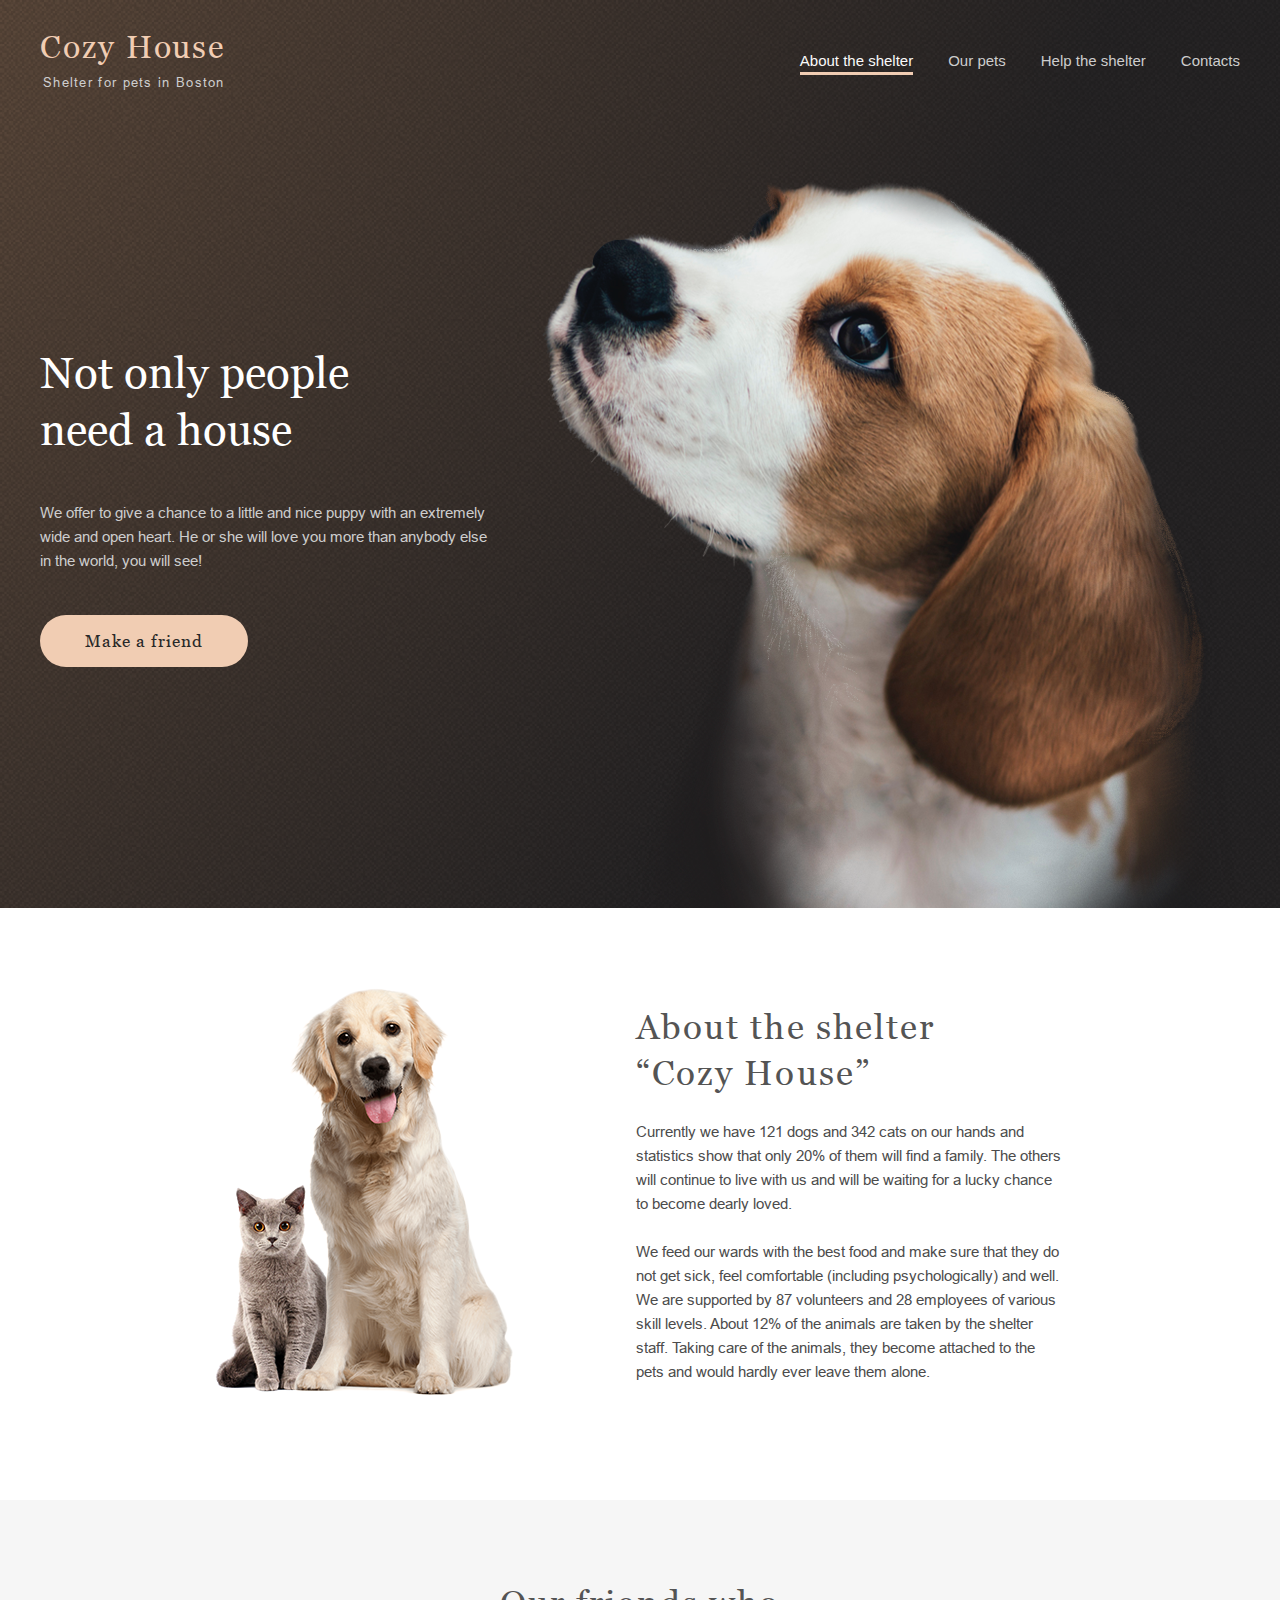
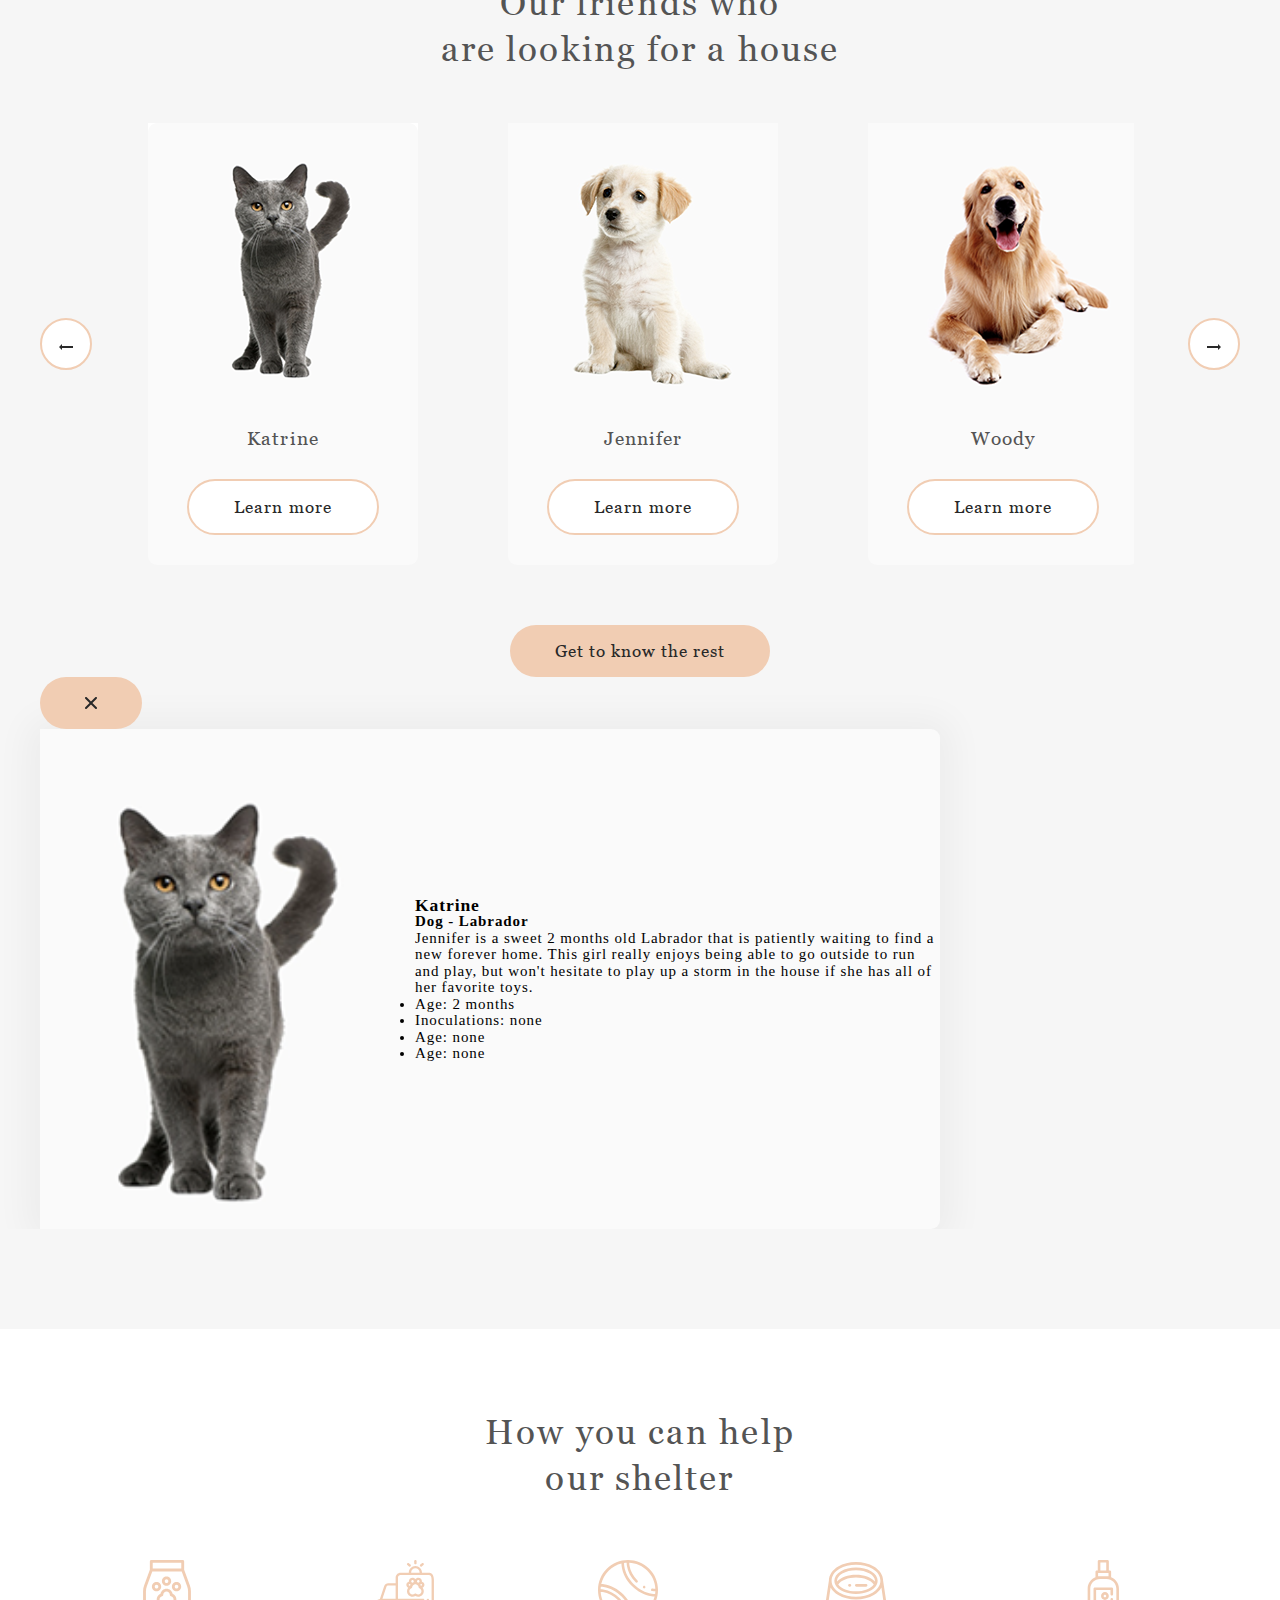
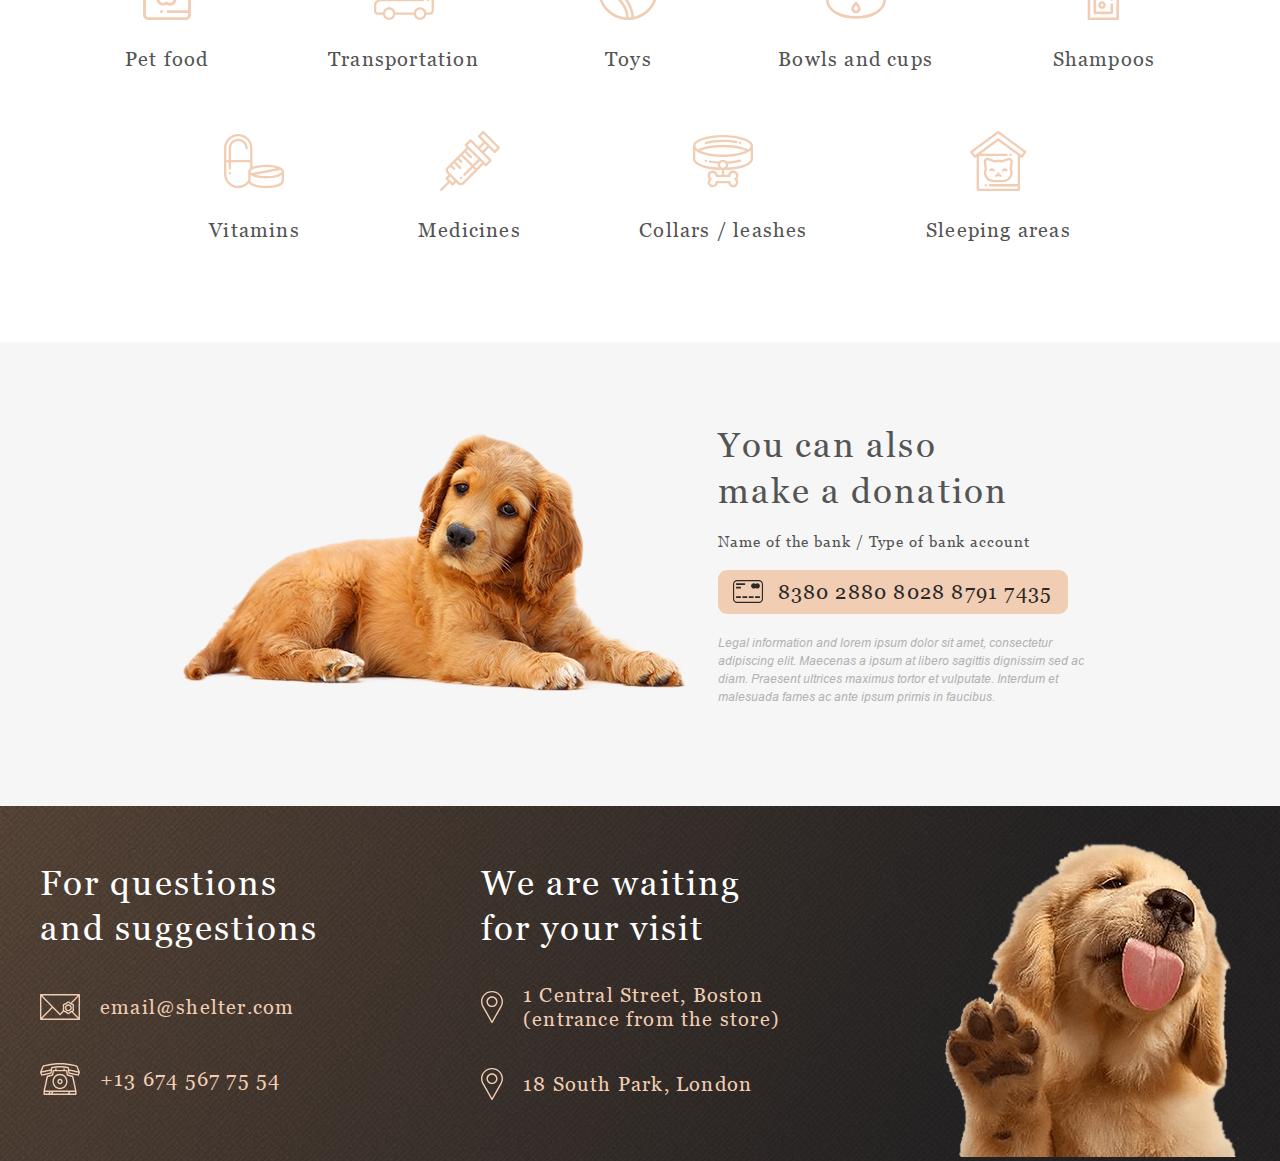
<file: pages/main/index.html>
<!DOCTYPE html>
<html lang="en">
<head>
    <meta charset="UTF-8">
    <meta http-equiv="X-UA-Compatible" content="IE=edge">
    <meta name="viewport" content="width=device-width, initial-scale=1.0">
    <link rel="icon" type="image/png" sizes="32x32" href="../../assets/favicon/favicon.ico">
    <link rel="stylesheet" href="style.css">
    <title>Shelter</title>
</head>
<body>
    <header class="header">
        <div class="wrapper">
            <div class="header_contant">
                <div class="header_contant_logo logo">
                    <a href="#">
                        <h1 class="logo__title">Cozy House</h1>
                        <span class="logo__label">
                            Shelter for pets in Boston
                        </span>
                    </a>
                </div>
                <nav class="header_contant_list_menu list__menu">
                    <ul class="list__menu__items">
                        <li class="list__menu__item"><a class="first" href="#">About the shelter</a></li>
                        <li class="list__menu__item"><a href="../../pages/pets/pets.html">Our pets</a></li>
                        <li class="list__menu__item"><a href="#help">Help the shelter</a></li>
                        <li class="list__menu__item"><a href="#footer">Contacts</a></li>
                    </ul>
                </nav>
                <div class="header_contant_burger burger_menu">
                    <div class="burger_menu_block">
                        <span class="burger_menu_item"></span>
                        <span class="burger_menu_item"></span>
                        <span class="burger_menu_item"></span>
                    </div>
                </div>
                <div class="burger_menu_nav_block">
                    <nav class="header_contant_list_menu list__menu_burger">
                        <ul class="list__menu__items" style="flex-direction: column;">
                            <li class="list__menu__item"><a class="first" href="#">About the shelter</a></li>
                            <li class="list__menu__item"><a href="../../pages/pets/pets.html">Our pets</a></li>
                            <li class="list__menu__item"><a href="#help">Help the shelter</a></li>
                            <li class="list__menu__item"><a href="#footer">Contacts</a></li>
                        </ul>
                    </nav>
                </div>
                <div class="burger_menu_nav_block_background"></div>
            </div>
        </div>
    </header>
    <main>
        <section class="not_only">
            <div class="wrapper">
                <div class="not_only__content">
                    <div class="not_only__content__description description">
                        <h2 class="description__title">Not only people<br>need a house</h2>
                        <p class="description_about">
                            We offer to give a chance to a little and nice puppy with an extremely wide and open heart.
                            He or she will love you more than anybody else in the world, you will see!
                        </p>
                        <div class="description_btn_block">
                            <a href="#our_friends" class="description__btn button">
                                Make a friend
                            </a>
                        </div>
                    </div>
                    <div class="not_only__content__img">
                        <img src="../../assets/images/Not_only/1.png" alt="Paw">
                    </div>
                </div>
            </div>
        </section>
        <section class="about">
            <div class="wrapper">
                <div class="about__content">
                    <div class="about__content__img">
                        <img src="../../assets/images/About/1.png" alt="Cat_And_Dog">
                    </div>
                    <div class="about__content__description about_description">
                        <h2 class="about_description_title">
                            About the shelter<br> “Cozy House”
                        </h2>
                        <p class="about_description_paragraph">
                            Currently we have 121 dogs and 342 cats on our hands and statistics show that only 20% of them will find a family. The others will continue to live with us and will be waiting for a lucky chance to become dearly loved.<br><br>
                            We feed our wards with the best food and make sure that they do not get sick, feel comfortable (including psychologically) and well. We are supported by 87 volunteers and 28 employees of various skill levels. About 12% of the animals are taken by the shelter staff. Taking care of the animals, they become attached to the pets and would hardly ever leave them alone.
                        </p>
                    </div>
                </div>
            </div>
        </section>
        <section class="our_friends" id="our_friends">
            <div class="wrapper">
                <div class="our_friends__content friends">
                    <h2 class="friends__title">
                        Our friends who<br>are looking for a house
                    </h2>
                    <div class="friends__choice">
                        <div class="friends__choice_arrow">
                            <button class="friends__choice_arrow_btn">
                                <img src="../../assets/icons/Our_friends/1.svg" alt="Arrow">
                            </button>
                        </div>
                        <div class="friends__choice_dogs_cont dogs_cont">
                            <div class="dogs_cont_slider">
                                <div class="slider_part" id="item_left">
                                    <div class="dogs_cont_block">
                                        <div class="dogs_cont_block_img">
                                            <img src="../../assets/images/Our_friends/1.png" alt="Cat">
                                        </div>
                                        <h3 class="dogs_cont_block_title">
                                            Katrine
                                        </h3>
                                        <button class="dogs_cont_block_btn">
                                            Learn more
                                        </button>
                                    </div>
                                    <div class="dogs_cont_block" id="middle_block_dog">
                                        <div class="dogs_cont_block_img">
                                            <img src="../../assets/images/Our_friends/2.png" alt="Cat">
                                        </div>
                                        <h3 class="dogs_cont_block_title">
                                            Jennifer
                                        </h3>
                                        <button class="dogs_cont_block_btn">
                                            Learn more
                                        </button>
                                    </div>
                                    <div class="dogs_cont_block" id="last_block_dog">
                                        <div class="dogs_cont_block_img">
                                            <img src="../../assets/images/Our_friends/3.png" alt="Cat">
                                        </div>
                                        <h3 class="dogs_cont_block_title">
                                            Woody
                                        </h3>
                                        <button class="dogs_cont_block_btn">
                                            Learn more
                                        </button>
                                    </div>
                                </div>
                                <div class="slider_part" id="item_main">
                                    <div class="dogs_cont_block">
                                        <div class="dogs_cont_block_img">
                                            <img src="../../assets/images/Our_friends/1.png" alt="Cat">
                                        </div>
                                        <h3 class="dogs_cont_block_title">
                                            Katrine
                                        </h3>
                                        <button class="dogs_cont_block_btn">
                                            Learn more
                                        </button>
                                    </div>
                                    <div class="dogs_cont_block" id="middle_block_dog">
                                        <div class="dogs_cont_block_img">
                                            <img src="../../assets/images/Our_friends/2.png" alt="Cat">
                                        </div>
                                        <h3 class="dogs_cont_block_title">
                                            Jennifer
                                        </h3>
                                        <button class="dogs_cont_block_btn">
                                            Learn more
                                        </button>
                                    </div>
                                    <div class="dogs_cont_block" id="last_block_dog">
                                        <div class="dogs_cont_block_img">
                                            <img src="../../assets/images/Our_friends/3.png" alt="Cat">
                                        </div>
                                        <h3 class="dogs_cont_block_title">
                                            Woody
                                        </h3>
                                        <button class="dogs_cont_block_btn">
                                            Learn more
                                        </button>
                                    </div>
                                </div>
                                <div class="slider_part" id="item_right">
                                    <div class="dogs_cont_block">
                                        <div class="dogs_cont_block_img">
                                            <img src="../../assets/images/Our_friends/3.png" alt="Cat">
                                        </div>
                                        <h3 class="dogs_cont_block_title">
                                            Katrine
                                        </h3>
                                        <button class="dogs_cont_block_btn">
                                            Learn more
                                        </button>
                                    </div>
                                    <div class="dogs_cont_block" id="middle_block_dog">
                                        <div class="dogs_cont_block_img">
                                            <img src="../../assets/images/Our_friends/2.png" alt="Cat">
                                        </div>
                                        <h3 class="dogs_cont_block_title">
                                            Jennifer
                                        </h3>
                                        <button class="dogs_cont_block_btn">
                                            Learn more
                                        </button>
                                    </div>
                                    <div class="dogs_cont_block" id="last_block_dog">
                                        <div class="dogs_cont_block_img">
                                            <img src="../../assets/images/Our_friends/1.png" alt="Cat">
                                        </div>
                                        <h3 class="dogs_cont_block_title">
                                            Woody
                                        </h3>
                                        <button class="dogs_cont_block_btn">
                                            Learn more
                                        </button>
                                    </div>
                                </div>
                            </div>
                        </div>
                        <div class="friends__choice_arrow">
                            <button class="friends__choice_arrow_btn" id="nextButtonSlider">
                                <img src="../../assets/icons/Our_friends/2.svg" alt="Arrow">
                            </button>
                        </div>
                    </div>
                    <div class="friends__choice_arrow arrow_block_under">
                        <button class="friends__choice_arrow_btn" id="choice__arrow_left_btn">
                            <img src="../../assets/icons/Our_friends/1.svg" alt="Arrow">
                        </button>
                        <button class="friends__choice_arrow_btn" id="choice__arrow_right_btn">
                            <img src="../../assets/icons/Our_friends/2.svg" alt="Arrow">
                        </button>
                    </div>
                    <div class="friends__btn_block">
                        <a href="../../pages/pets/pets.html" class="friends__btn button">
                            Get to know the rest
                        </a>
                    </div>
                    <div class="popab_block">
                        <button class="popab_block_close_btn"><img src="../../assets/icons/Our_friends/8.svg" alt="Close"></button>
                        <div class="popab_block_content">
                            <div class="popab_block_content_img"></div>
                            <div class="popab_block_content_text">
                                <h3 class="popab_block_content_text_title">
                                    Katrine
                                </h3>
                                <h4 class="popab_block_content_text_underText" >Dog - Labrador</h4>
                                <p class="popab_block_content_text_parag">
                                    Jennifer is a sweet 2 months old Labrador that is patiently waiting to find a new forever home. This girl really enjoys being able to go outside to run and play, but won't hesitate to play up a storm in the house if she has all of her favorite toys.
                                </p>
                                <ul class="popab_block_content_text_info info_list_dog">
                                    <li><span class="info_list_dog_header">Age: </span><span class="info_list_dog_value">2 months</span></li>
                                    <li><span class="info_list_dog_header">Inoculations:</span><span class="info_list_dog_value"> none</span></li>
                                    <li><span class="info_list_dog_header">Age: </span><span class="info_list_dog_value"> none</span></li>
                                    <li><span class="info_list_dog_header">Age: </span><span class="info_list_dog_value"> none</span></li>
                                </ul>
                            </div>
                        </div>
                    </div>
                </div>
            </div>
        </section>
        <section class="help" id="help">
            <div class="wrapper">
                <div class="help_content">
                    <h2 class="help_title">
                        How you can help<br>our shelter
                    </h2>
                    <div class="help_content_icon_lists icon_lists">
                        <div class="icon_lists_list first_block">
                            <div class="icon_lists_list_item">
                                <img src="../../assets/icons/Help/1.svg" alt="Icon">
                                <h3>Pet food</h3>
                            </div>
                            <div class="icon_lists_list_item">
                                <img src="../../assets/icons/Help/2.svg" alt="Icon">
                                <h3>Transportation</h3>
                            </div>
                            <div class="icon_lists_list_item">
                                <img src="../../assets/icons/Help/3.svg" alt="Icon">
                                <h3>Toys</h3>
                            </div>
                            <div class="icon_lists_list_item">
                                <img src="../../assets/icons/Help/4.svg" alt="Icon">
                                <h3>Bowls and cups</h3>
                            </div>
                            <div class="icon_lists_list_item">
                                <img src="../../assets/icons/Help/5.svg" alt="Icon">
                                <h3>Shampoos</h3>
                            </div>
                        </div>
                        <div class="icon_lists_list second_block">
                            <div class="icon_lists_list_item">
                                <img src="../../assets/icons/Help/6.svg" alt="Icon">
                                <h3>Vitamins</h3>
                            </div>
                            <div class="icon_lists_list_item">
                                <img src="../../assets/icons/Help/7.svg" alt="Icon">
                                <h3>Medicines</h3>
                            </div>
                            <div class="icon_lists_list_item">
                                <img src="../../assets/icons/Help/8.svg" alt="Icon">
                                <h3>Collars / leashes</h3>
                            </div>
                            <div class="icon_lists_list_item">
                                <img src="../../assets/icons/Help/9.svg" alt="Icon">
                                <h3>Sleeping areas</h3>
                            </div>
                        </div>
                    </div>
                    <div class="help_content_adaptive_block">
                        <div class="first_block_help">
                            <div class="icon_lists_list_item">
                                <img src="../../assets/icons/Help/1.svg" alt="Icon">
                                <h3>Pet food</h3>
                            </div>
                            <div class="icon_lists_list_item">
                                <img src="../../assets/icons/Help/2.svg" alt="Icon">
                                <h3>Transportation</h3>
                            </div>
                            <div class="icon_lists_list_item">
                                <img src="../../assets/icons/Help/3.svg" alt="Icon">
                                <h3>Toys</h3>
                            </div>
                        </div>
                        <div class="second_block_help">
                            <div class="icon_lists_list_item">
                                <img src="../../assets/icons/Help/4.svg" alt="Icon">
                                <h3>Bowls and cups</h3>
                            </div>
                            <div class="icon_lists_list_item" style="margin-right: 25px;">
                                <img src="../../assets/icons/Help/5.svg" alt="Icon">
                                <h3>Shampoos</h3>
                            </div>
                            <div class="icon_lists_list_item">
                                <img src="../../assets/icons/Help/6.svg" alt="Icon">
                                <h3>Vitamins</h3>
                            </div>
                        </div>
                        <div class="third_block_help">
                            <div class="icon_lists_list_item">
                                <img src="../../assets/icons/Help/7.svg" alt="Icon">
                                <h3>Medicines</h3>
                            </div>
                            <div class="icon_lists_list_item" style="margin-left: 19px;">
                                <img src="../../assets/icons/Help/8.svg" alt="Icon">
                                <h3>Collars / leashes</h3>
                            </div>
                            <div class="icon_lists_list_item">
                                <img src="../../assets/icons/Help/9.svg" alt="Icon">
                                <h3>Sleeping areas</h3>
                            </div>
                        </div>
                    </div>
                    <div class="help_content_adaptive_block2">
                        <div class="first_block2" style="margin-left: 27px; margin-right: 12px;">
                            <div class="icon_lists_list_item">
                                <img src="../../assets/icons/Help/1.svg" alt="Icon" height="50">
                                <h3>Pet food</h3>
                            </div>
                            <div class="icon_lists_list_item">
                                <img src="../../assets/icons/Help/2.svg" alt="Icon" height="50">
                                <h3>Transportation</h3>
                            </div>
                        </div>
                        <div class="first_block2" style="margin-left: 33px; margin-right: 10px;">
                            <div class="icon_lists_list_item">
                                <img src="../../assets/icons/Help/3.svg" alt="Icon" height="50">
                                <h3>Toys</h3>
                            </div>
                            <div class="icon_lists_list_item">
                                <img src="../../assets/icons/Help/4.svg" alt="Icon" width="50">
                                <h3>Bowls and cups</h3>
                            </div>
                        </div>
                        <div class="first_block2" style="margin-left: 20px; margin-right: 35px;">
                            <div class="icon_lists_list_item">
                                <img src="../../assets/icons/Help/5.svg" alt="Icon" height="50">
                                <h3>Shampoos</h3>
                            </div>
                            <div class="icon_lists_list_item">
                                <img src="../../assets/icons/Help/6.svg" alt="Icon" width="50">
                                <h3>Vitamins</h3>
                            </div>
                        </div>
                        <div class="first_block2" style="margin-left: 22px; margin-right: 7px;">
                            <div class="icon_lists_list_item">
                                <img src="../../assets/icons/Help/7.svg" alt="Icon" height="50">
                                <h3>Medicines</h3>
                            </div>
                            <div class="icon_lists_list_item">
                                <img src="../../assets/icons/Help/8.svg" alt="Icon" width="50">
                                <h3>Collars / leashes</h3>
                            </div>
                        </div>
                        <div class="first_block2" style="margin-left: 6px; margin-bottom: 0;">
                            <div class="icon_lists_list_item">
                                <img src="../../assets/icons/Help/9.svg" alt="Icon" height="50">
                                <h3>Sleeping areas</h3>
                            </div>
                        </div>
                    </div>
                </div>
            </div>
        </section>
        <section class="in_addition">
            <div class="wrapper">
                <div class="in_addition_content">
                    <div class="in_addition_content_img">
                        <img src="../../assets/images/In_addition/1.png" alt="donation_dog">
                    </div>
                    <div class="in_addition_content_description addition_des">
                        <h2 class="addition_des_title">
                            You can also<br>make a donation
                        </h2>
                        <span class="addition_des_label">
                            Name of the bank / Type of bank account
                        </span>
                        <div class="addition_des_card">
                            <img src="../../assets/icons/In_addition/credit-card.svg" alt="Card">
                            <a href="#">
                                <span class="addition_des_card_num">
                                    8380 2880 8028 8791 7435
                                </span>
                            </a>
                        </div>
                        <div class="addition_des_info">
                            <p class="addition_des_info_parag">
                                Legal information and lorem ipsum dolor sit amet, consectetur adipiscing elit. Maecenas a ipsum at libero sagittis dignissim sed ac diam. Praesent ultrices maximus tortor et vulputate. Interdum et malesuada fames ac ante ipsum primis in faucibus.
                            </p>
                        </div>
                    </div>
                </div>
            </div>
        </section>
    </main>
    <footer class="footer" id="footer">
        <div class="wrapper">
            <div class="footer_content">
                <div class="footer_contant_block foot_block">
                    <h2 class="foot_block_title">
                        For questions and suggestions
                    </h2>
                    <div class="foot_block_icon_text" id="foot_block_icon_text_d">
                        <a href="mailto:email@shelter.com">
                            <img src="../../assets/icons/Footer/1.svg" alt="Email">
                            <span class="foot_block_icon_text_label">
                                email@shelter.com
                            </span>
                        </a>
                    </div>
                    <div class="foot_block_icon_text" id="foot_block_icon_text">
                        <a href="tel:+136745677554">
                            <img src="../../assets/icons/Footer/2.svg" alt="Telephone" id="telphone_icon">
                            <span class="foot_block_icon_text_label">
                                +13 674 567 75 54
                            </span>
                        </a>
                    </div>
                </div>
                <div class="footer_contant_block foot_block">
                    <h2 class="foot_block_title">
                        We are waiting for your visit
                    </h2>
                    <div class="foot_block_icon_text" style="margin-top: -8px;">
                        <a href="https://www.google.com.ua/maps/place/%D0%91%D0%BE%D1%81%D1%82%D0%BE%D0%BD,+%D0%9C%D0%B0%D1%81%D1%81%D0%B0%D1%87%D1%83%D1%81%D0%B5%D1%82%D1%81,+%D0%A1%D0%A8%D0%90/@42.3143286,-71.0403234,12z/data=!3m1!4b1!4m6!3m5!1s0x89e3652d0d3d311b:0x787cbf240162e8a0!8m2!3d42.3600825!4d-71.0588801!16zL20vMDFjeF8?hl=ru" target="_blank">
                            <img src="../../assets/icons/Footer/3.svg" alt="Email">
                            <span class="foot_block_icon_text_label">
                                1 Central Street, Boston<br>(entrance from the store)
                            </span>
                        </a>
                    </div>
                    <div class="foot_block_icon_text" style="margin-top: -3px;">
                        <a href="https://www.google.com.ua/maps/place/%D0%9B%D0%BE%D0%BD%D0%B4%D0%BE%D0%BD,+%D0%92%D0%B5%D0%BB%D0%B8%D0%BA%D0%BE%D0%B1%D1%80%D0%B8%D1%82%D0%B0%D0%BD%D0%B8%D1%8F/@51.5285582,-0.2416794,11z/data=!3m1!4b1!4m6!3m5!1s0x47d8a00baf21de75:0x52963a5addd52a99!8m2!3d51.5072178!4d-0.1275862!16zL20vMDRqcGw?hl=ru" target="_blank">
                            <img src="../../assets/icons/Footer/3.svg" alt="Telephone">
                            <span class="foot_block_icon_text_label">
                                18 South Park, London 
                            </span>
                        </a>
                    </div>
                </div>
                <div class="footer_content_img">
                    <img src="../../assets/images/Footer/1.png" alt="Brown_Dog">
                </div>
            </div>
        </div>
    </footer>
    <script src="script.js"></script>
</body>
</html>
</file>
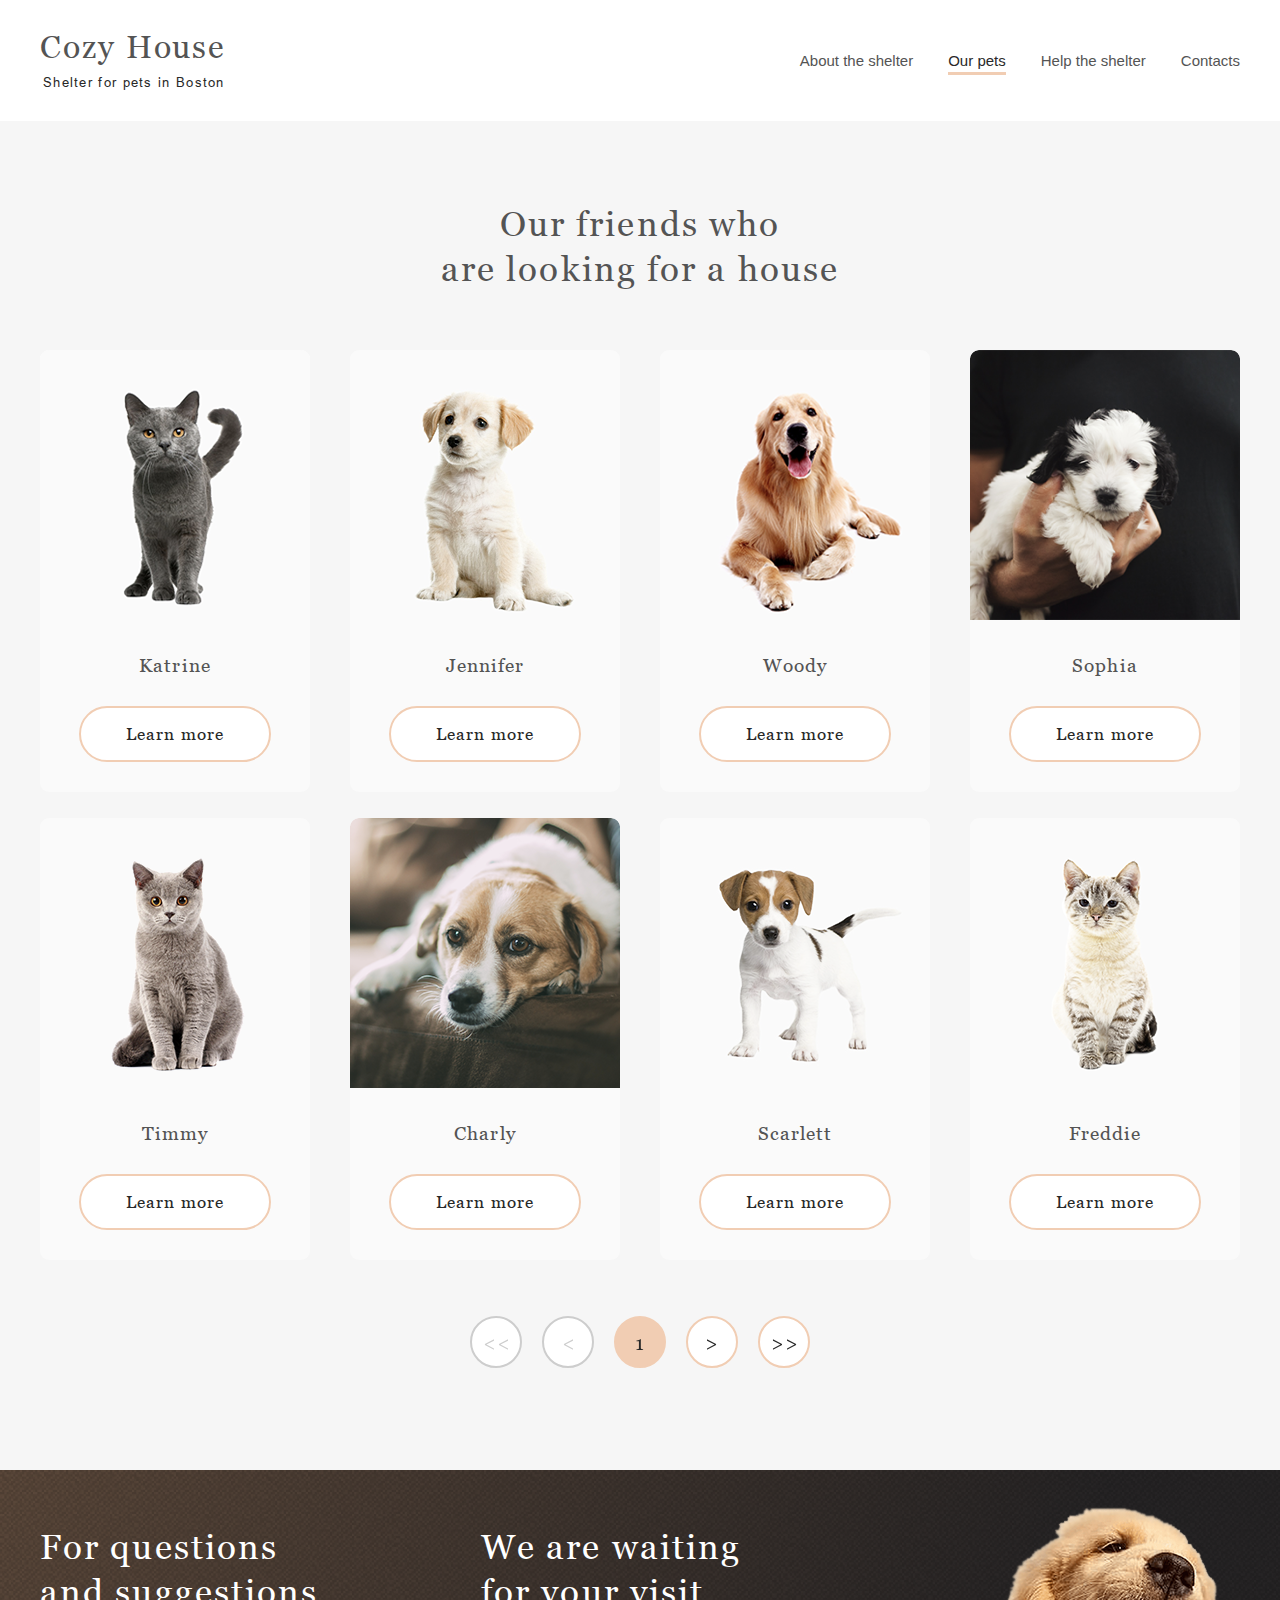
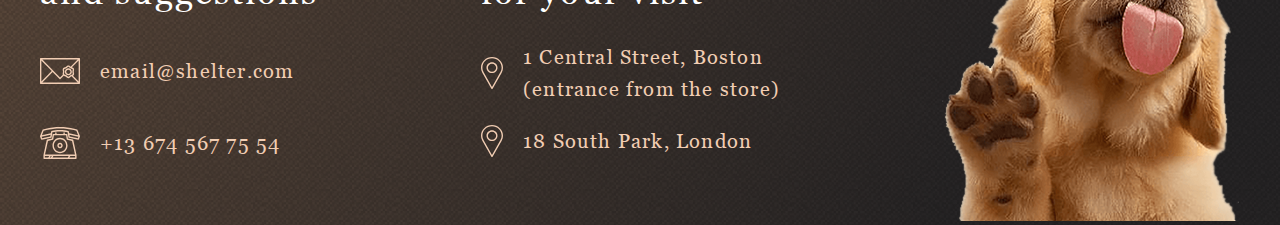
<file: pages/pets/pets.html>
<!DOCTYPE html>
<html lang="en">
<head>
    <meta charset="UTF-8">
    <meta http-equiv="X-UA-Compatible" content="IE=edge">
    <meta name="viewport" content="width=device-width, initial-scale=1.0">
    <link rel="icon" type="image/png" sizes="32x32" href="../../assets/favicon/favicon_s.ico">
    <link rel="stylesheet" href="style.css">
    <title>Shelter</title>
</head>
<body>
    <header class="header">
        <div class="wrapper">
            <div class="header_contant">
                <div class="header_contant_logo logo">
                    <a href="../../pages/main/index.html">
                        <h1 class="logo__title">Cozy House</h1>
                        <span class="logo__label">
                            Shelter for pets in Boston
                        </span>
                    </a>
                </div>
                <nav class="header_contant_list_menu list__menu">
                    <ul class="list__menu__items">
                        <li class="list__menu__item"><a class="first" href="../../pages/main/index.html">About the shelter</a></li>
                        <li class="list__menu__item"><a class="second" href="#">Our pets</a></li>
                        <li class="list__menu__item"><a href="../../pages/main/index.html#help">Help the shelter</a></li>
                        <li class="list__menu__item"><a href="#footer">Contacts</a></li>
                    </ul>
                </nav>
                <div class="header_contant_burger burger_menu">
                    <div class="burger_menu_block">
                        <span class="burger_menu_item"></span>
                        <span class="burger_menu_item"></span>
                        <span class="burger_menu_item"></span>
                    </div>
                </div>
                <div class="burger_menu_nav_block">
                    <nav class="header_contant_list_menu list__menu_burger">
                        <ul class="list__menu__items" style="flex-direction: column;">
                            <li class="list__menu__item"><a class="first" href="../../pages/main/index.html">About the shelter</a></li>
                            <li class="list__menu__item"><a class="second" href="#">Our pets</a></li>
                            <li class="list__menu__item"><a href="../../pages/main/index.html#help">Help the shelter</a></li>
                            <li class="list__menu__item"><a href="#footer">Contacts</a></li>
                        </ul>
                    </nav>
                </div>
                <div class="burger_menu_nav_block_background"></div>
            </div>
        </div>
    </header>
    <main>
        <section class="friends">
            <div class="wrapper">
                <h2 class="friends__title">
                    Our friends who<br>are looking for a house
                </h2>
                <div class="friends_blocks">
                    <div class="friends__items">
                        <div class="dogs_cont_block">
                            <div class="dogs_cont_block_img">
                                <img src="../../assets/images/Our_friends/1.png" alt="Cat">
                            </div>
                            <h3 class="dogs_cont_block_title">
                                Katrine
                            </h3>
                            <button class="dogs_cont_block_btn">
                                Learn more
                            </button>
                        </div>
                        <div class="dogs_cont_block">
                            <div class="dogs_cont_block_img">
                                <img src="../../assets/images/Our_friends/2.png" alt="Cat">
                            </div>
                            <h3 class="dogs_cont_block_title">
                                Jennifer
                            </h3>
                            <button class="dogs_cont_block_btn">
                                Learn more
                            </button>
                        </div>
                        <div class="dogs_cont_block">
                            <div class="dogs_cont_block_img">
                                <img src="../../assets/images/Our_friends/3.png" alt="Cat">
                            </div>
                            <h3 class="dogs_cont_block_title">
                                Woody
                            </h3>
                            <button class="dogs_cont_block_btn">
                                Learn more
                            </button>
                        </div>
                        <div class="dogs_cont_block" id="last_item_friends">
                            <div class="dogs_cont_block_img">
                                <img src="../../assets/images/Our_friends/4.png" alt="Cat">
                            </div>
                            <h3 class="dogs_cont_block_title">
                                Sophia
                            </h3>
                            <button class="dogs_cont_block_btn">
                                Learn more
                            </button>
                        </div>
                    </div>
                    <div class="friends__items">
                        <div class="dogs_cont_block">
                            <div class="dogs_cont_block_img">
                                <img src="../../assets/images/Our_friends/5.png" alt="Cat">
                            </div>
                            <h3 class="dogs_cont_block_title">
                                Timmy
                            </h3>
                            <button class="dogs_cont_block_btn">
                                Learn more
                            </button>
                        </div>
                        <div class="dogs_cont_block">
                            <div class="dogs_cont_block_img">
                                <img src="../../assets/images/Our_friends/6.png" alt="Cat">
                            </div>
                            <h3 class="dogs_cont_block_title">
                                Charly
                            </h3>
                            <button class="dogs_cont_block_btn">
                                Learn more
                            </button>
                        </div>
                        <div class="dogs_cont_block" id="dogs_cont_block_dv">
                            <div class="dogs_cont_block_img">
                                <img src="../../assets/images/Our_friends/7.png" alt="Cat">
                            </div>
                            <h3 class="dogs_cont_block_title">
                                Scarlett
                            </h3>
                            <button class="dogs_cont_block_btn">
                                Learn more
                            </button>
                        </div>
                        <div class="dogs_cont_block" id="dogs_cont_block_da">
                            <div class="dogs_cont_block_img">
                                <img src="../../assets/images/Our_friends/8.png" alt="Cat">
                            </div>
                            <h3 class="dogs_cont_block_title">
                                Freddie
                            </h3>
                            <button class="dogs_cont_block_btn">
                                Learn more
                            </button>
                        </div>
                    </div>
                </div>
                <div class="friends__buttons">
                    <button class="friends__choice_arrow_btn btn_silver">
                        <img src="../../assets/icons/Our_friends/3.svg" alt="Arrow">
                    </button>
                    <button class="friends__choice_arrow_btn btn_silver">
                        <img src="../../assets/icons/Our_friends/4.svg" alt="Arrow">
                    </button>
                    <button class="friends__choice_arrow_btn btn_active">
                        <img src="../../assets/icons/Our_friends/5.svg" alt="Arrow">
                    </button>
                    <button class="friends__choice_arrow_btn">
                        <img src="../../assets/icons/Our_friends/6.svg" alt="Arrow">
                    </button>
                    <button class="friends__choice_arrow_btn">
                        <img src="../../assets/icons/Our_friends/7.svg" alt="Arrow">
                    </button>
                </div>
            </div>
        </section>
    </main>
    <footer class="footer" id="footer">
        <div class="wrapper">
            <div class="footer_content">
                <div class="footer_contant_block foot_block">
                    <h2 class="foot_block_title">
                        For questions and suggestions
                    </h2>
                    <div class="foot_block_icon_text" id="foot_block_icon_text">
                        <a href="mailto:email@shelter.com">
                            <img src="../../assets/icons/Footer/1.svg" alt="Email">
                            <span class="foot_block_icon_text_label">
                                email@shelter.com
                            </span>
                        </a>
                    </div>
                    <div class="foot_block_icon_text" id="foot_block_icon_text_t">
                        <a href="tel:+136745677554">
                            <img src="../../assets/icons/Footer/2.svg" alt="Telephone">
                            <span class="foot_block_icon_text_label">
                                +13 674 567 75 54
                            </span>
                        </a>
                    </div>
                </div>
                <div class="footer_contant_block foot_block" id="foot_block">
                    <h2 class="foot_block_title">
                        We are waiting for your visit
                    </h2>
                    <div class="foot_block_icon_text" id="boston_street">
                        <a href="https://www.google.com.ua/maps/place/%D0%91%D0%BE%D1%81%D1%82%D0%BE%D0%BD,+%D0%9C%D0%B0%D1%81%D1%81%D0%B0%D1%87%D1%83%D1%81%D0%B5%D1%82%D1%81,+%D0%A1%D0%A8%D0%90/@42.3143286,-71.0403234,12z/data=!3m1!4b1!4m6!3m5!1s0x89e3652d0d3d311b:0x787cbf240162e8a0!8m2!3d42.3600825!4d-71.0588801!16zL20vMDFjeF8?hl=ru" target="_blank">
                            <img src="../../assets/icons/Footer/3.svg" alt="Email">
                            <span class="foot_block_icon_text_label">
                                1 Central Street, Boston<br>(entrance from the store)
                            </span>
                        </a>
                    </div>
                    <div class="foot_block_icon_text" id="south_park">
                        <a href="https://www.google.com.ua/maps/place/%D0%9B%D0%BE%D0%BD%D0%B4%D0%BE%D0%BD,+%D0%92%D0%B5%D0%BB%D0%B8%D0%BA%D0%BE%D0%B1%D1%80%D0%B8%D1%82%D0%B0%D0%BD%D0%B8%D1%8F/@51.5285582,-0.2416794,11z/data=!3m1!4b1!4m6!3m5!1s0x47d8a00baf21de75:0x52963a5addd52a99!8m2!3d51.5072178!4d-0.1275862!16zL20vMDRqcGw?hl=ru" target="_blank">
                            <img src="../../assets/icons/Footer/3.svg" alt="Telephone">
                            <span class="foot_block_icon_text_label">
                                18 South Park, London 
                            </span>
                        </a>
                    </div>
                </div>
                <div class="footer_content_img">
                    <img src="../../assets/images/Footer/1.png" alt="Brown_Dog">
                </div>
            </div>
        </div>
    </footer>
    <script src="script.js"></script>
</body>
</html>
</file>
<file: pages/main/style.css>
/* ---LINK---FONTS---------------- */
@font-face {
    font-family: GeorgiaRegular;
    src: url(../../assets/fonts/Georgia/Georgia\ Regular\ font.ttf);
}
@font-face {
    font-family: GeorgiaBold;
    src: url(../../assets/fonts/Georgia/georgia\ bold.ttf);
}
@font-face {
    font-family: ArialRegular;
    src: url(../../assets/fonts/Arial/arial.ttf);
}
@font-face {
    font-family: ArialBold;
    src: url(../../assets/fonts/Arial/arialbd.ttf);
}
@font-face {
    font-family: ArialItalic;
    src: url(../../assets/fonts/Arial/ariali.ttf);
}
* {
    padding: 0;
    margin: 0;
}
html {
    scroll-behavior: smooth;
}
body {
    font-family: ArialRegular;
    color: #545454;
    font-weight: 400;
}
.wrapper {
    max-width: 1200px;
    margin: 0 auto;
    padding: 0 40px;
    overflow: hidden;
}
a {
    text-decoration: none;
    color: #292929;
}
header a {
    font-family: 'Arial';
    font-style: normal;
    font-weight: 400;
    font-size: 15px;
    line-height: 160%;
    color: #CDCDCD;
    transition: all .6s ease;
}
header a:hover {
    color: #FAFAFA;
}
h2,h1 {
    font-weight: 400;
    font-family: GeorgiaRegular;
    font-size: 35px;
}
button, .button {
    font-family: GeorgiaRegular;
    font-style: normal;
    font-weight: 400;
    padding: 15px 45px;
    background: #F1CDB3;
    border-radius: 100px;
    font-size: 17px;
    line-height: 130%;
    letter-spacing: 0.06em;
    color: #292929;
    border: none;
    cursor: pointer;
    display: inline-block;
    transition: all .6s ease;
}
button:hover,.button:hover {
    background: #FDDCC4;
}
section {
    padding: 80px 0px 100px 0px;
}
/* ---HEADER-------------------- */
.header {
    margin-top: 29px;
    position: absolute;
    left: 0;
    right: 0;
    color: #fff;
}
.header a {
    line-height: 130%;
}
.header_contant {
    display: flex;
    justify-content: space-between;
    align-items: center;
}
.header_contant_logo {
}
.logo {
}
.logo__title {
    font-size: 32px;
    line-height: 110%;
    letter-spacing: 0.06em;
    color: #F1CDB3;
    margin-bottom: 8px;
}
.logo__label {
    font-family: ArialRegular;
    font-style: normal;
    font-weight: 400;
    font-size: 13px;
    line-height: 15px;
    letter-spacing: 0.1em;
    padding-left: 3px;
}
.header_contant_list_menu {
}
.list__menu {
}
.list__menu__items {
    display: flex;
}
.list__menu__item {
    list-style: none;
}
.list__menu__item:not(:last-child) {
    padding-right: 35px;
}
.list__menu__item .first {
    border-bottom: 3px solid #F1CDB3;
    padding-bottom: 3px;
    color: #FAFAFA;
}
.burger_menu {
    display: none;
}
.burger_menu_block {
    display: flex;
    flex-direction: column;
    justify-content: space-between;
    width: 30px;
    height: 25px;
    position: absolute;
    right: 20px;
    top: 18px;
    z-index: 20;
    transition: all .6s ease;
}
.burger_menu_block_active {
    padding: 1px 0;
    transform: rotate(90deg);
}
.burger_menu_item {
    background: #F1CDB3;
    height: 2px;
    display: block;
    width: 100%;
    margin: 2px 0;
}
/* ---BURGER__BLOCK--PROPERTY----- */
.burger_menu_nav_block {
    background: #292929;
    position: absolute;
    top: -28px;
    right: 0;
    height: 100vh;
    width: 0px;
    text-align: center;
    padding-top: 140px;
    z-index: 15;
    overflow: hidden;
    opacity: 0;
    transition: all .6s ease;
}
.burger_menu_nav_block__active {
    opacity: 1;
    width: 320px;
}
.list__menu_burger .list__menu__items {
    gap: 40px;
}
.list__menu_burger .list__menu__item {
    padding-right: 0;
}
.burger_menu_nav_block_background {
    position: absolute;
    height: 100vh;
    width: 100%;
    background: #000;
    top: -29px;
    left: 0;
    opacity: 0.5;
    display: none;
}
.burger_menu_nav_block_background_active {
    display: block;
}
@media (max-width: 768px) {
    .wrapper {
        padding: 0 30px;
    }
}
@media (max-width: 765px) {    
    .header_contant_list_menu:not(:last-child) {
        display: none;
    }
    .burger_menu {
        display: block;
    }
}
@media (max-width: 325px) {
    .wrapper {
        padding: 0 20px;
    }
}
/* ---NOT--ONLY------------------------ */
.not_only {
    padding-top: 180px;
    padding-bottom: 0;
    background: url('../../assets/images/Not_only/2.png');
    background-repeat: no-repeat;
    background-size: cover;
    overflow: hidden;
    height: 728px;
}
.not_only h2 {
    color: #fff;
}
.not_only__content {
    display: flex;
    justify-content: space-between;
    align-items: center;
}
.not_only__content__description {
    max-width: 460px;
    margin-top: -81px;
}
.description {
}
.description__title {
    font-size: 44px;
    line-height: 130%;
    font-weight: 400;
}
.description_about {
    font-family: ArialRegular;
    font-style: normal;
    font-weight: 400;
    font-size: 15px;
    line-height: 160%;
    color: #CDCDCD;
    margin: 42px 0;
}
.description__btn {
}
.not_only__content__img {
}
@media (max-width: 1085px) {
    .not_only {
        height: inherit;
        padding-top: 152px;
    }
    .not_only__content {
        flex-direction: column;
    }
    .not_only__content__description {
        margin-top: 0;
        margin-bottom: 100px;
    }
    .description_btn_block {
        text-align: center;
    }
    .not_only__content__img {
        text-align: right;
        width: 100%;
    }
    .not_only__content__img img {
        max-width: 80%;
    }
}
@media (max-width: 400px) {
    .not_only {
        height: 662px;
    }
    .not_only .wrapper {
        padding: 0 14px;
    }
    .description__title {
        font-size: 25px;
        text-align: center;
        letter-spacing: 0.06em;
    }
    .description_about {
        text-align: center;
    }
    .not_only__content__img img {
        max-width: 87%;
    }
}

/* ---ABOUT--------------------*/
.about {
    padding: 80px 0px 100px 0px;
    background: #fff;
}
.about__content {
    display: flex;
    justify-content: space-around;
    align-items: center;
}
.about__content__img {
}
.about_description {
    max-width: 430px;
    margin-left: -227px
}
.about_description_title {
    font-size: 35px;
    line-height: 130%;
    margin-bottom: 25px;
    letter-spacing: 0.06em;
}
.about_description_paragraph {
    font-size: 15px;
    line-height: 160%;
    color: #4C4C4C;
}
@media (max-width: 1040px) {
    .about {
        padding: 79px 0px 94px 0px;
    }
    .about__content {
        flex-direction: column-reverse;
        gap: 80px;
    }
    .about_description {
        margin: 0 auto;
    }
}
@media (max-width: 400px) {
    .about {
        padding: 50px 0px 37px 0px;
    }
    .about .wrapper {
        padding: 0 24px;
    }
    .about__content {
        gap: 40px;
    }
    .about_description_title {
        font-size: 25px;
        text-align: center;
    }
    .about_description_paragraph {
        text-align: justify;
}
    .about__content__img img {
        max-width: 260px;
    }
}
/* ---OUR--FRIENDS-------------------- */
.our_friends {
    background: #F6F6F6;
}
.our_friends svg {
    cursor: pointer;
}
.wrapper {
}
.our_friends__content {
}
.friends {
}
.friends__title {
    text-align: center;
    font-size: 35px;
    line-height: 130%;
    margin-bottom: 52px;
    letter-spacing: 0.06em;
}
.friends__choice {
    display: flex;
    justify-content: space-between;
    align-items: center;
}
.friends__choice_arrow {
}
.friends__choice_arrow_btn {
    width: 52px;
    height: 52px;
    padding: 0;
    border: 2px solid #F1CDB3;
    border-radius: 100%;
    text-align: center;
    background: #fff;
    padding-bottom: 1px;
}
.dogs_cont {
    width: 988px;
    overflow: hidden;
}
.dogs_cont_slider, .slider_part {
    display: flex;
    justify-content: space-between;
}
.dogs_cont_slider {
    position: relative;
    right: 1078px;
}
.dogs_cont_block {
    background: #FAFAFA;
    max-width: 270px;
    border-radius: 9px;
    text-align: center;
    padding-bottom: 30px;
    font-family: GeorgiaRegular;
    font-weight: 400;
    cursor: pointer;
    transition: all .6s ease;
    margin-right: 90px;
}
.dogs_cont_block:hover {
    background: #fff;
    box-shadow: 0px 2px 35px 14px rgba(13, 13, 13, 0.04);
}
.dogs_cont_block:hover button {
    background: #FDDCC4;
}
.dogs_cont_block h3 {
    font-weight: 400;
}
.dogs_cont_block_title {
    margin-top: 30px;
    margin-bottom: 30px;
    letter-spacing: 0.06em;
    
}
.dogs_cont_block_btn {
    padding: 15px 45px;
    border: 2px solid #F1CDB3;
    border-radius: 100px;
    color: #292929;
    background: #fff;
}
.friends__btn_block {
    text-align: center;
    margin-top: 60px;
}
.arrow_block_under {
    display: none;
}
.popab_block {
    font-size: 15px;
    font-family: 'Georgia';
    font-style: normal;
    font-weight: 400;
    line-height: 110%;
    letter-spacing: 0.06em;
    color: #000000;

}
.popab_block_close_btn {
}
.popab_block_content {
    display: flex;
    box-shadow: 0px 2px 35px 14px rgba(13, 13, 13, 0.04);
    background: #FAFAFA;
    border-radius: 9px;
    gap: 29px;
    width: 900px;
    align-items: center;
}
.popab_block_content_img {
    background: url(../../assets/images/Our_friends/1.png);
    height: 500px;
    width: 1100px;
    background-repeat: no-repeat;
    background-size: cover;
    background-position: center center;
}
.popab_block_content_text {
}
.popab_block_content_text_title {
}
.popab_block_content_text_underText {
}
.popab_block_content_text_parag {
}
.popab_block_content_text_info {
}
.info_list_dog {
}
.info_list_dog_header {
}
.info_list_dog_value {
}
@media (max-width: 1200px) {
    .dogs_cont {
        justify-content: space-around;
        width: 640px;
    }
}
@media (max-width: 1050px) {
    /* #last_block_dog {
        display: none;
    } */
}
@media (max-width: 853px) {
    .dogs_cont {
        width: 269px;
    }
}
@media (max-width: 750px) {
    /* #middle_block_dog {
        display: none;
    } */
}
@media (max-width: 470px) {
    .our_friends {
        padding: 42px 0px 42px 0px;
    }
    .our_friends .wrapper {
        padding: 0 17px;
    }
    .dogs_cont_block {
        padding-bottom: 25px;
    }
    .friends__btn_block {
        margin-top: 44px;
    }
    .friends__title {
        font-size: 25px;
        margin-bottom: 41px;
    }
    .friends__choice {
        justify-content: center;
    }
    .friends__choice_arrow {
        display: none;
    }
    .arrow_block_under {
        display: block;
        margin-top: 20px;
        justify-content: center;
        gap: 80px;
        display: flex;
    }
}
/* ---HELP---------------------- */
.help {
}
.help_content {
}
.help_title {
 text-align: center;
 letter-spacing: 0.06em;
 line-height: 130%;  
}
.help_content_icon_lists {
}
.icon_lists {
}
.icon_lists_list {
    display: flex;
    justify-content: space-around;
    margin-top: 60px;
}
.icon_lists_list_item {
    text-align: center;
}
.icon_lists_list_item h3 {
    font-weight: 400;
    font-family: GeorgiaRegular;
    margin-top: 23px;
    font-size: 20px;
    letter-spacing: 0.06em;
}
.first_block {
    padding: 0px 25px;
}
.second_block {
    padding: 0px 110px;
}
.help_content_adaptive_block{
    max-width: 630px;
    margin: 0 auto;
    margin-top: 60px;
    display: none;
}
.first_block_help, .second_block_help, .third_block_help {
    display: flex;
    justify-content: space-between;
    margin-bottom: 58px;
}
.third_block_help {
    margin-bottom: 0;
}
.first_block_help {
    margin-left: 41px;
    margin-right: 57px;
}
.second_block_help {
    margin-right: 40px;
    margin-left: 6px;
}
.third_block_help {
    margin-left: 34px;
    margin-right: 12px;
}
.help_content_adaptive_block2 {
    display: none;
    width: 290px;
    margin: 0 auto;
    padding-top: 42px;
}
.first_block2 {
    display: flex;
    justify-content: space-between;
    margin-bottom: 22px;
}
.first_block2 h3 {
    font-size: 15px;
}
@media (max-width: 900px) {
    .help {
        padding: 80px 0px 105px 0px
    }
    .icon_lists {
        display: none;
    }
    .help_content_adaptive_block {
        display: block;
    } 
}
@media (max-width: 565px) {
    .help_content_adaptive_block {
        display: none;
    }
    .help_content_adaptive_block2 {
        display: block;
    }
}
@media (max-width: 400px) {
    .help {
        padding: 42px 0px 39px 0px;
    }
    .help_title {
        font-size: 25px;
    }
}
/* ---IN---ADDITION------------------ */
.in_addition {
    background: #F6F6F6;
}
.in_addition_content {
    display: flex;
    gap: 30px;
    align-items: center;
    justify-content: center;
}
.in_addition_content_img {
}
.in_addition_content_description {
    max-width: 380px;
}
.addition_des {
}
.addition_des_title {
    letter-spacing: 0.06em;
    margin-bottom: 20px;
    line-height: 130%;
}
.addition_des_label {
    line-height: 110%;
    letter-spacing: 0.06em;
    font-size: 15px;
    font-weight: 400;
    font-family: GeorgiaRegular;
    padding-bottom: 20px;
    display: block;
}
.addition_des_card {
    background: #F1CDB3;
    border-radius: 9px;
    padding: 10px 15px;
    display: flex;
    align-items: center;
    gap: 15px;
    font-weight: 400;
    font-family: GeorgiaRegular;
    font-size: 20px;
    margin-bottom: 20px;
    letter-spacing: 0.06em;
    max-width: 350px;
    box-sizing: border-box;
}
.addition_des_card_num {
}
.addition_des_info {
}
.addition_des_info_parag {
    font-size: 12px;
    line-height: 18px;
    color: #B2B2B2;
    font-family: ArialItalic;
}
@media (max-width: 970px) {
    .in_addition {
        padding: 80px 0px 96px 0px;
    }
    .in_addition_content {
        flex-direction: column-reverse;
        gap: 60px;
    }
    .in_addition_content_img img {
        max-width: 100%;
    }
}
@media (max-width: 425px) {
    .in_addition {
        padding: 42px 0px 36px 0px;
    }
    .in_addition_content {
        gap: 40px;
    }
    .addition_des_title {
        font-size: 25px;
        text-align: center;
    }
    .addition_des_label {
        letter-spacing: 0;
        padding-bottom: 26px;
    }
    .addition_des_card {
        font-size: 15px;
        max-width: 281px;
        line-height: 110%;
        padding: 10px 14px;
    }
    .in_addition_content_img img {
        max-width: 270px;
    }
}
/* ---FOOTER----------------------- */
.footer {
    background: url('../../assets/images/Not_only/2.png');
    background-repeat: no-repeat;
    background-size: cover;
    color: #F1CDB3;
}
.footer h2 {
    color: #fff;
    font-weight: 400;
    letter-spacing: 0.06em;
    line-height: 130%;
    max-width: 280px;
}
.footer_content {
    display: flex;
    justify-content: space-between;
    flex-wrap: wrap;
}
.footer_contant_block {
    margin-top: 54px;
}
.foot_block {
}
.foot_block_title {
}
.foot_block_icon_text a {
    display: flex;
    align-items: center;
    gap: 20px;
    font-weight: 400;
    font-family: GeorgiaRegular;
    font-size: 20px;
    margin-top: 40px;
    color: #F1CDB3;
    transition: all .6s ease;
}
.foot_block_icon_text a:hover {
    color: #f5f5f5;
}
.foot_block_icon_text_label {
    letter-spacing: 0.06em;
}
.footer_content_img img {
    margin-top: 36px;
}
@media (max-width: 1039px) {
    .foot_block:not(:first-child) {
        margin-left: 40px;
    }
    .footer_content_img {
        width: 100%;
        text-align: center;
    }
}
@media (max-width: 992px) {
   .footer .wrapper {
        padding: 0 65px;
    }
    .footer_contant_block {
        margin-top: 30px;
    }
    .footer_content_img img {
        margin-top: 56px;
    }
}
@media (max-width: 744px) {
    .footer_content {
        justify-content: center;
    }
}
@media (max-width: 475px) {
    .footer .wrapper {
        padding: 0 10px;
    }
     .foot_block:not(:first-child) {
        margin-left: 0px;
    }
    .footer h2 {
        font-size: 25px;
        text-align: center;
    }
    .footer_content_img img {
        max-width: 260px;
    }
}
@media (max-width: 330px) {
    #foot_block_icon_text_d a {
        margin-left: 13px;
    }
    .foot_block:nth-child(2) {
        margin-top: 39px;
    }
    .footer_content_img img {
        margin-top: 47px;
    }
}
</file>
<file: pages/pets/style.css>
/* ---LINK---FONTS---------------- */
@font-face {
    font-family: GeorgiaRegular;
    src: url(../../assets/fonts/Georgia/Georgia\ Regular\ font.ttf);
}
@font-face {
    font-family: GeorgiaBold;
    src: url(../../assets/fonts/Georgia/georgia\ bold.ttf);
}
@font-face {
    font-family: ArialRegular;
    src: url(../../assets/fonts/Arial/arial.ttf);
}
@font-face {
    font-family: ArialBold;
    src: url(../../assets/fonts/Arial/arialbd.ttf);
}
@font-face {
    font-family: ArialItalic;
    src: url(../../assets/fonts/Arial/ariali.ttf);
}
* {
    padding: 0;
    margin: 0;
}
html {
    scroll-behavior: smooth;
}
body {
    font-family: ArialRegular;
    color: #545454;
    font-weight: 400;
    background: #F6F6F6;
}
.wrapper {
    max-width: 1200px;
    margin: 0 auto;
    padding: 0 40px;
    overflow: hidden;
}
a {
    text-decoration: none;
    font-family: 'Arial';
    font-style: normal;
    font-weight: 400;
    font-size: 15px;
    line-height: 160%;
    color: #545454;
    transition: all .6s ease;
}
a:hover {
    color: #292929;
}
h2,h1 {
    font-weight: 400;
    font-family: GeorgiaRegular;
    font-size: 35px;
}
button {
    font-family: GeorgiaRegular;
    font-style: normal;
    font-weight: 400;
    padding: 15px 45px;
    background: #F1CDB3;
    border-radius: 100px;
    font-size: 17px;
    line-height: 130%;
    letter-spacing: 0.06em;
    color: #292929;
    border: none;
    cursor: pointer;
    transition: all .6s ease;
}
button:hover {
    background: #FDDCC4;
}
/* ---HEADER-------------------- */
.header {
    padding: 29px 0px;
    color: #fff;
    background: #FFFFFF;
}
.header a {
    line-height: 130%;
}
.header_contant {
    display: flex;
    justify-content: space-between;
    align-items: center;
}
.header_contant_logo {
}
.logo {
}
.logo__title {
    font-size: 32px;
    line-height: 110%;
    letter-spacing: 0.06em;
    color: #545454;
    margin-bottom: 8px;
}
.logo__label {
    font-family: ArialRegular;
    font-style: normal;
    font-weight: 400;
    font-size: 13px;
    line-height: 15px;
    letter-spacing: 0.1em;
    padding-left: 3px;
    color: #292929;
}
.header_contant_list_menu {
}
.list__menu {
}
.list__menu__items {
    display: flex;
}
.list__menu__item {
    list-style: none;
}
.list__menu__item:not(:last-child) {
    padding-right: 35px;
}
.list__menu__item .second {
    border-bottom: 3px solid #F1CDB3;
    padding-bottom: 3px;
    color: #292929;
}
.burger_menu {
    display: none;
}
.burger_menu_block {
    display: flex;
    flex-direction: column;
    justify-content: space-between;
    width: 30px;
    height: 25px;
    position: absolute;
    right: 20px;
    top: 47px;
    z-index: 20;
    transition: all .6s ease;
}
.burger_menu_block_active {
    padding: 1px 0;
    transform: rotate(90deg);
}
.burger_menu_item {
    background: #000;
    height: 2px;
    display: block;
    width: 100%;
    margin: 2px 0;
}
/* ---BURGER__BLOCK--PROPERTY----- */
.burger_menu_nav_block {
    background: #fff;
    position: absolute;
    top: 0;
    right: 0;
    height: 100vh;
    width: 0px;
    text-align: center;
    padding-top: 140px;
    z-index: 15;
    overflow: hidden;
    opacity: 0;
    box-sizing: border-box;
    transition: all .6s ease;
}
.burger_menu_nav_block__active {
    opacity: 1;
    width: 320px;
}
.list__menu_burger .list__menu__items {
    gap: 40px;
}
.list__menu_burger .list__menu__item {
    padding-right: 0;
}
.burger_menu_nav_block_background {
    position: absolute;
    height: 100vh;
    width: 100%;
    background: #000;
    top: 0;
    left: 0;
    opacity: 0.5;
    display: none;
}
.burger_menu_nav_block_background_active {
    display: block;
}
@media (max-width: 768px) {
    .wrapper {
        padding: 0 30px;
    }
}
@media (max-width: 765px) {    
    .header_contant_list_menu:not(:last-child) {
        display: none;
    }
    .burger_menu {
        display: block;
    }
}
@media (max-width: 325px) {
    .wrapper {
        padding: 0 20px;
    }
}
/*---FRIENDS-------------  */
    .friends {
        padding: 80px 0px 102px 0px;
    }
    .friends__title {
        text-align: center;
        letter-spacing: 0.06em;
        margin-bottom: 58px;
        line-height: 130%;
    }
    .friends_blocks {
    }
    .friends__items {
        display: flex;
        justify-content: space-between;
        flex-wrap: wrap;
        align-items: center;
        margin-bottom: 26px;
    }
    .friends__choice_arrow_btn {
        width: 52px;
        height: 52px;
        padding: 0;
        border: 2px solid #F1CDB3;
        border-radius: 100%;
        text-align: center;
        background: #fff;
        padding-top: 4px;
    }
    .btn_active {
        background: #F1CDB3;
    }
    .btn_silver {
        border: 2px solid #CDCDCD;
        cursor: no-drop;
        transition: all .6s ease;
    }
    .btn_silver:hover {
        background: #fff
    }
    .dogs_cont_block {
        background: #FAFAFA;
        max-width: 270px;
        border-radius: 9px;
        overflow: hidden;
        text-align: center;
        padding-bottom: 30px;
        font-family: GeorgiaRegular;
        font-weight: 400;
        cursor: pointer;
        transition: all .6s ease;
    }
    .dogs_cont_block:hover {
        transform: scale(1.1);
        background: #fff;
        box-shadow: 0px 2px 35px 14px rgba(13, 13, 13, 0.04);
    }
    .dogs_cont_block:hover button {
        background: #FDDCC4;
    }
    .dogs_cont_block h3 {
        font-weight: 400;
        letter-spacing: 0.06em;
    }
    .dogs_cont_block_title {
        margin-top: 30px;
        margin-bottom: 30px;
        letter-spacing: 0.06em;
    }
    .dogs_cont_block_btn {
        padding: 15px 45px;
        border: 2px solid #F1CDB3;
        border-radius: 100px;
        color: #292929;
        background: #fff;
    }
    .friends__buttons {
        text-align: center;
        margin-top: 56px;
        display: flex;
        gap: 20px;
        justify-content: center;
    }
    @media (max-width: 770px) {
        .friends {
            padding: 80px 0px 77px 0px;
        }
        .friends__title {
            margin-bottom: 28px;
        }
        .dogs_cont_block {
            margin-bottom: 26px;
        }
        .friends__items {
            margin-bottom: 0;
            padding: 0px 64px;
        }
        #dogs_cont_block_dv {
            display: none;
        }
        #dogs_cont_block_da {
            display: none;
        }
        .friends__buttons {
            margin-top: 9px;
        }
    }
    @media (max-width: 728px) {
        .friends__items {
            flex-direction: column;
            justify-content: center;
        }
    }
    @media (max-width: 470px) {
        .friends .wrapper {
            padding: 0 15px;
        }
        .friends {
            padding: 42px 0px 46px 0px;
        }
        .friends__title {
            font-size: 25px;
            margin-bottom: 39px;
            width: 100%;
        }
        .friends__items {
            padding: 0;
        }
        .friends__items:last-child {
            display: none;
        }
        #last_item_friends {
            display: none;
        }
        .friends__buttons {
            gap: 9px;
        }
    }
    /* ---FOOTER----------------- */
    .footer {
        background: url('../../assets/images/Not_only/2.png');
        background-repeat: no-repeat;
        background-size: cover;
        color: #F1CDB3;
    }
    .footer h2 {
        color: #fff;
        font-weight: 400;
        letter-spacing: 0.06em;
        line-height: 130%;
        max-width: 280px;
    }
    .footer_content {
        display: flex;
        justify-content: space-between;
        flex-wrap: wrap;
    }
    .footer_contant_block {
        margin-top: 54px;
    }
    .foot_block {
    }
    .foot_block_title {
    }
    .foot_block_icon_text a {
        display: flex;
        align-items: center;
        gap: 20px;
        font-weight: 400;
        font-family: GeorgiaRegular;
        font-size: 20px;
        margin-top: 40px;
        color: #F1CDB3;
        transition: all .6s ease;
    }
    .foot_block_icon_text a:hover {
        color: #f5f5f5;

    }
    .foot_block_icon_text_label {
        letter-spacing: 0.06em;
    }
    #boston_street {
        margin-top: -14px;
    }
    #south_park {
        margin-top: -20px;
    }
    .footer_content_img img {
        margin-top: 36px;
    }
    @media (max-width: 1039px) {
        .foot_block:not(:first-child) {
            margin-left: 40px;
        }
        .footer_content_img {
            width: 100%;
            text-align: center;
        }
    }
    @media (max-width: 992px) {
       .footer .wrapper {
            padding: 0 65px;
        }
        .footer_contant_block {
            margin-top: 30px;
        }
        #boston_street {
            margin-top: 0px;
        }
        #south_park {
            margin-top: 0px;
        }
        .footer_content_img img {
            margin-top: 56px;
        }
        #foot_block a:first-child {
            margin-top: 24px;
        }
    }
    @media (max-width: 744px) {
        .footer_content {
            justify-content: center;
        }
    }
    @media (max-width: 475px) {
        .footer .wrapper {
            padding: 0 10px;
        }
         .foot_block:not(:first-child) {
            margin-left: 0px;
        }
        .footer h2 {
            font-size: 25px;
            text-align: center;
        }
        .footer_content_img img {
            max-width: 260px;
        }
    }
    @media (max-width: 330px) {
        #foot_block_icon_text_t a {
            margin-left: 13px;
        }
        .foot_block:nth-child(2) {
            margin-top: 39px;
        }
        .footer_content_img img {
            margin-top: 38px;
        }
        #foot_block a:first-child {
            margin-top: 30px;
        }
    }
</file>
